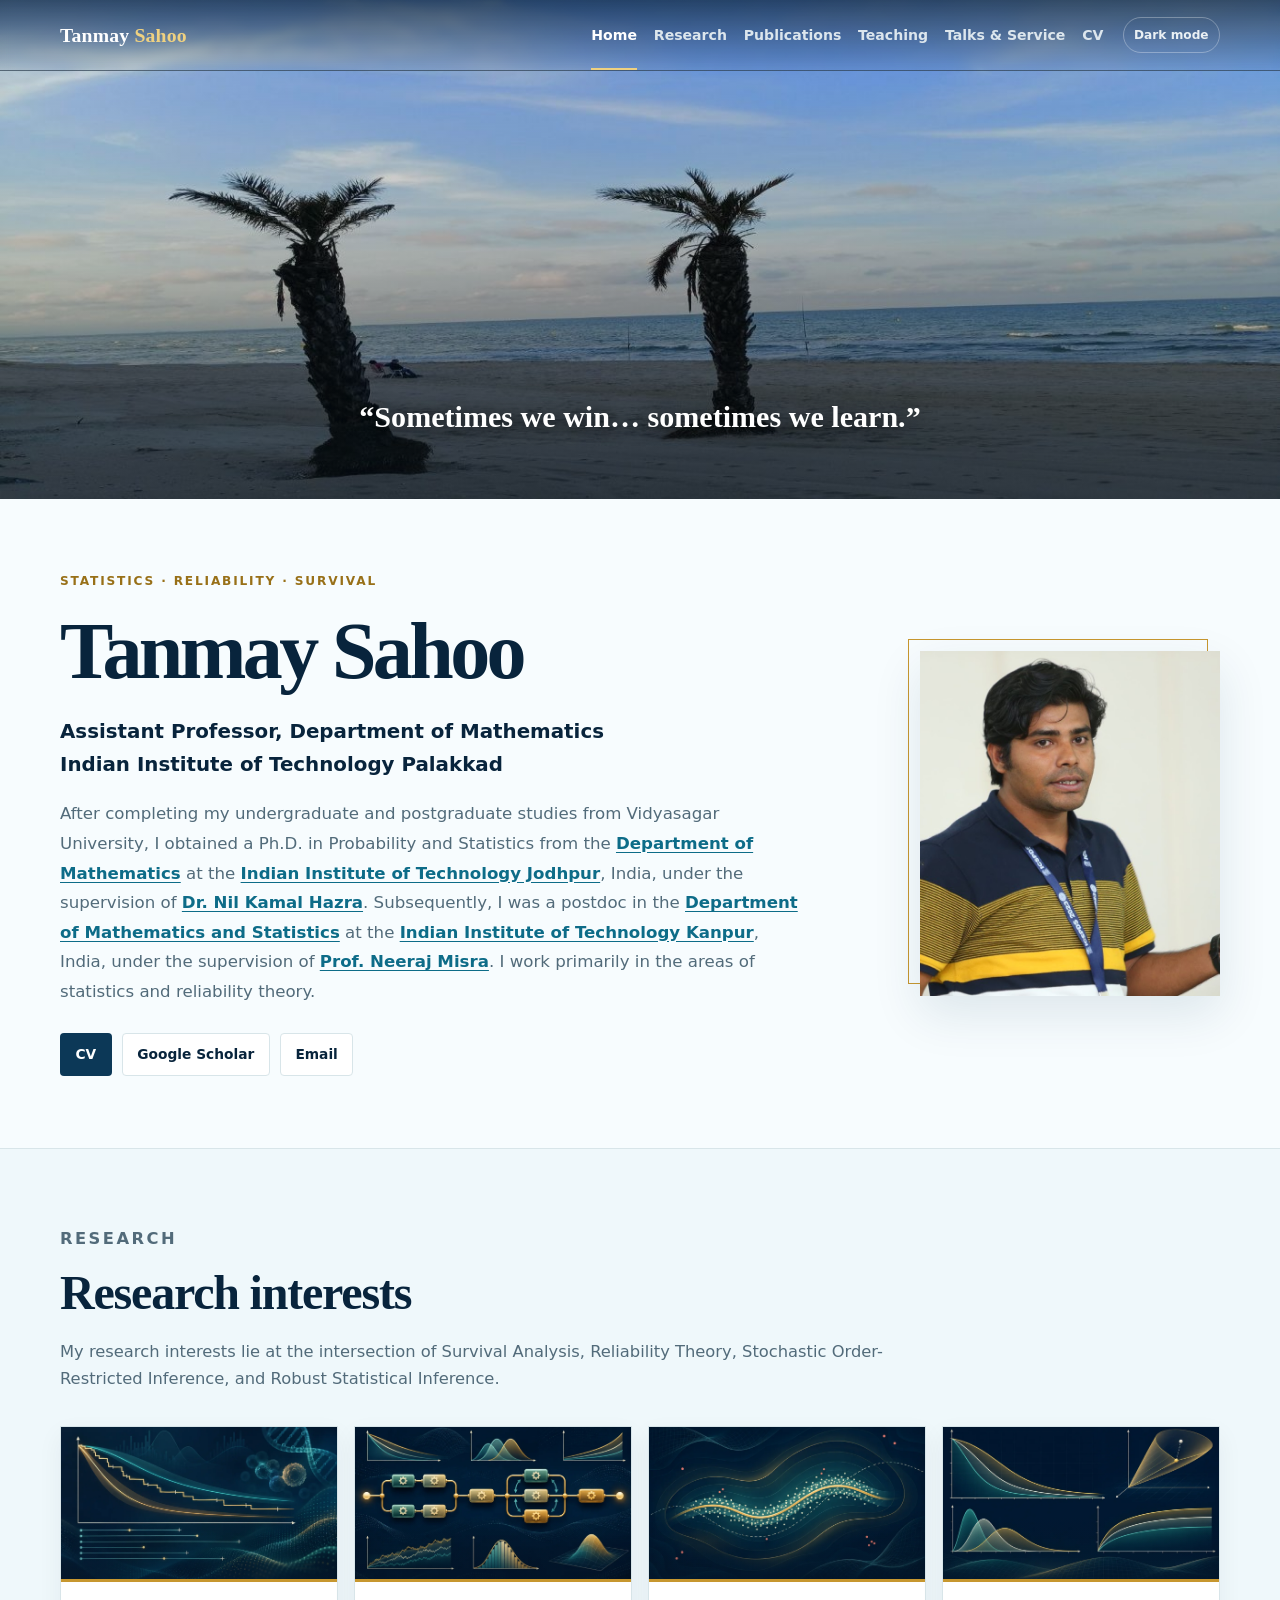
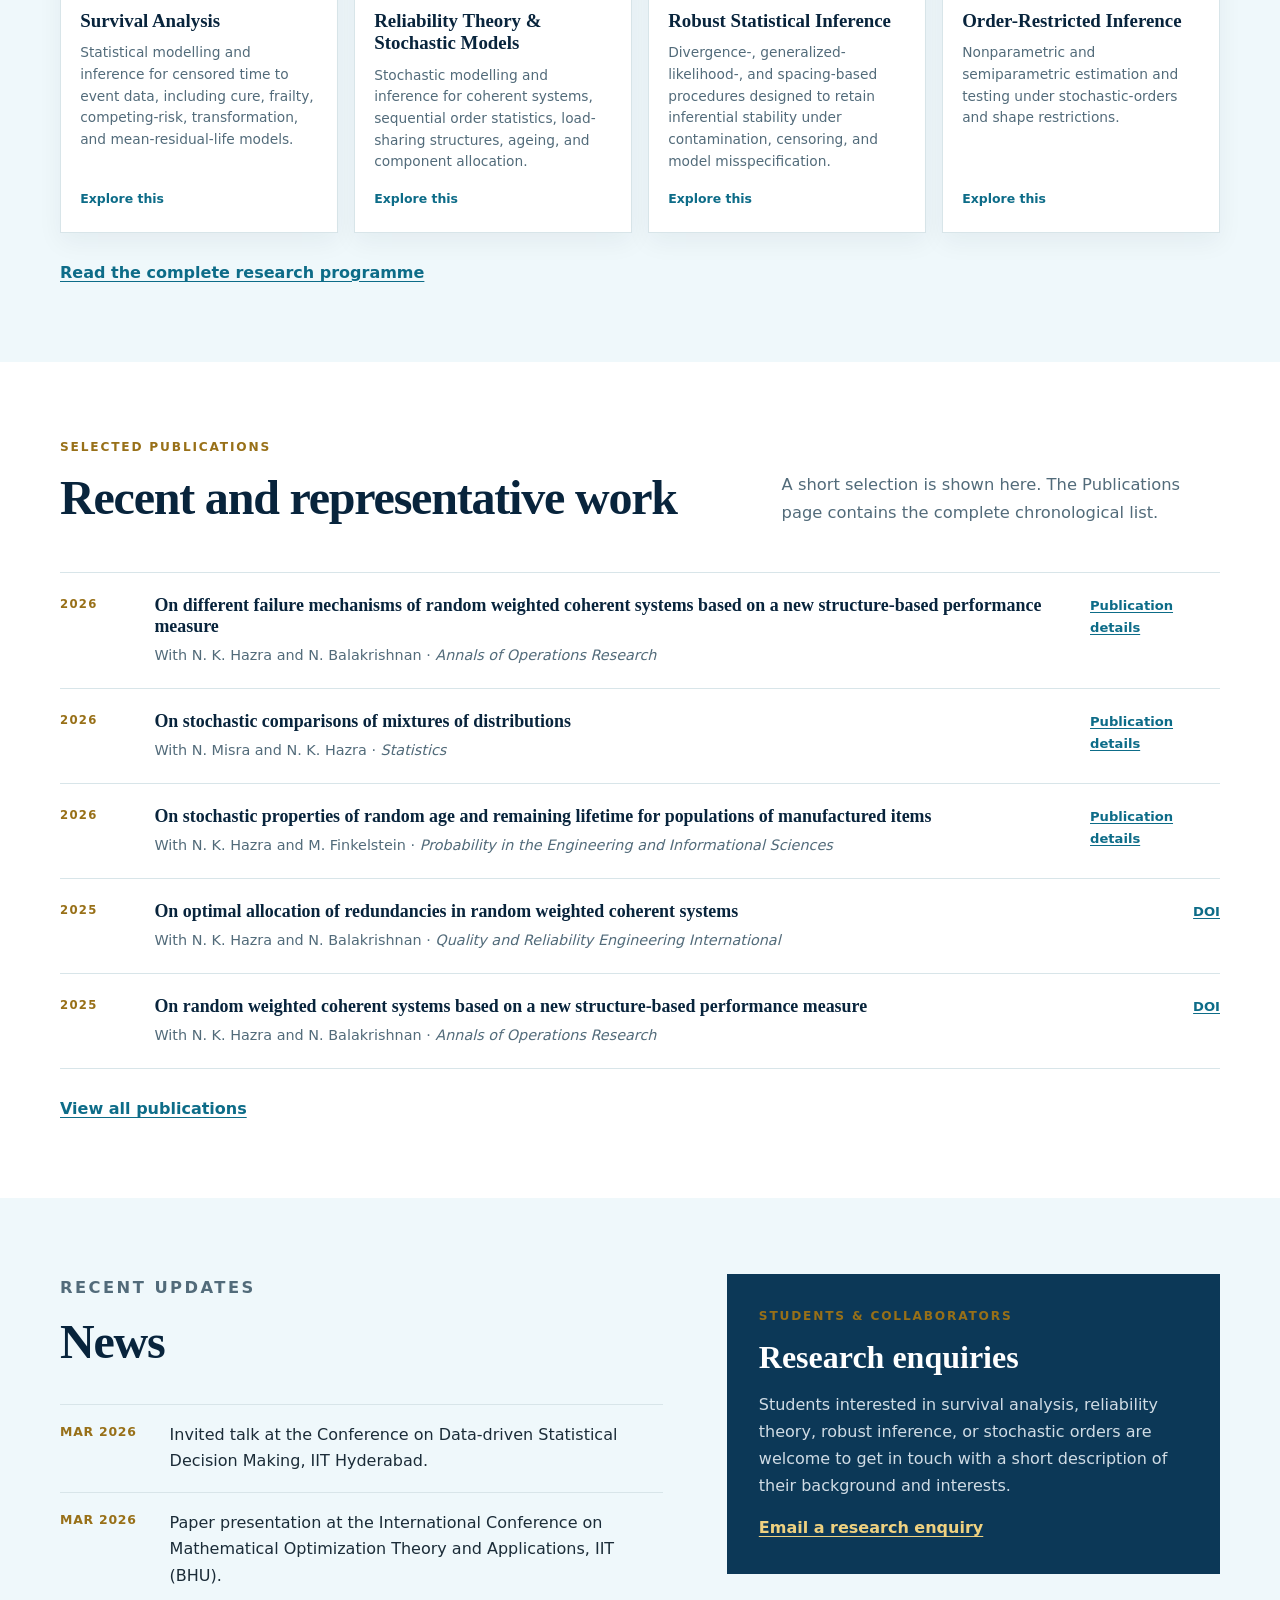
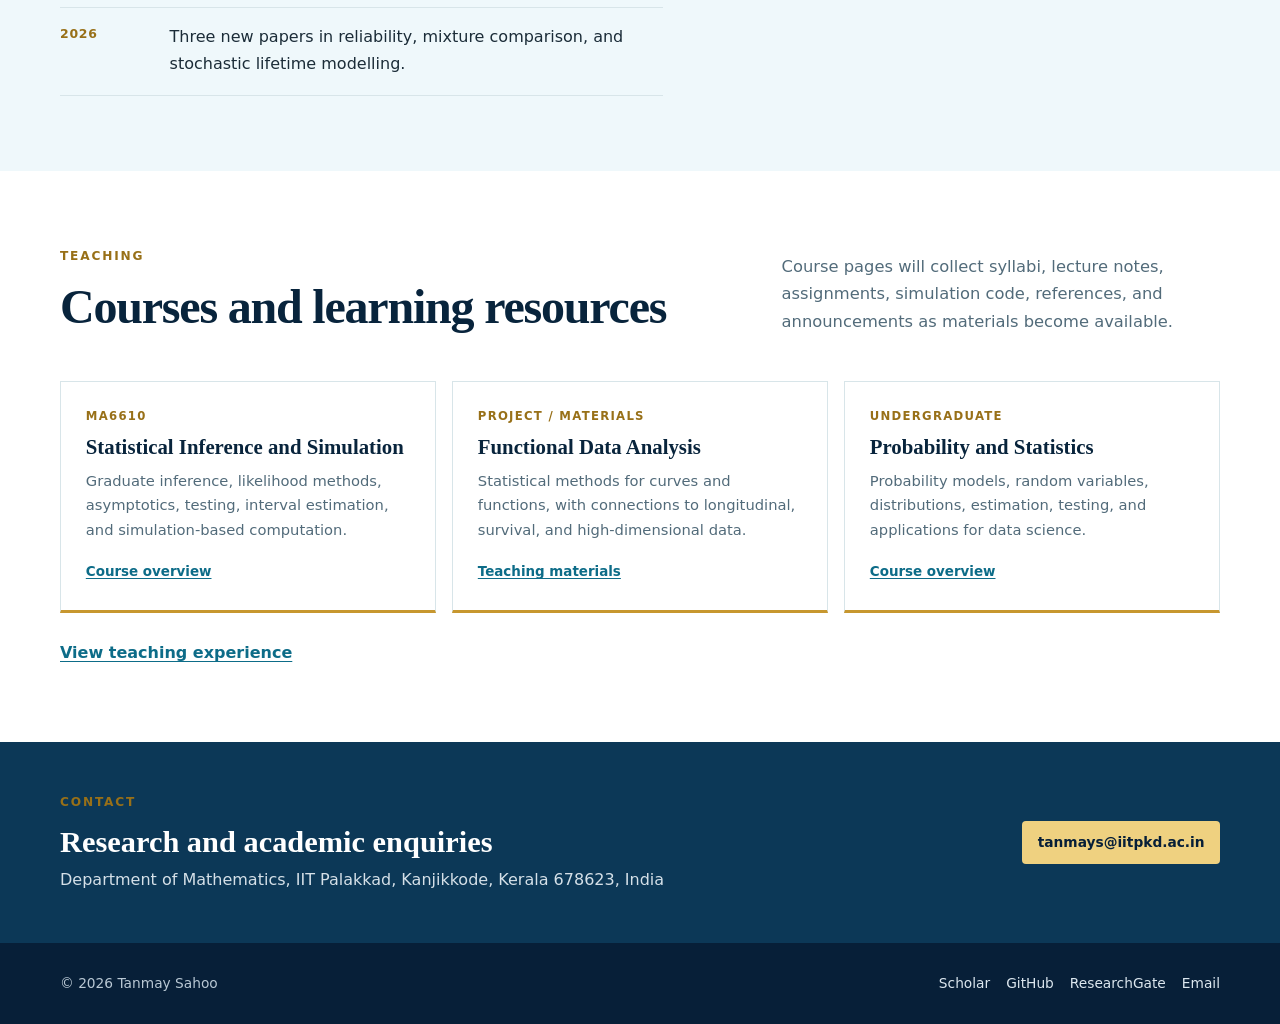
<file: index.html>
<!doctype html>
<html lang="en">
<head>
  <meta charset="utf-8">
  <meta name="viewport" content="width=device-width, initial-scale=1">
  <meta name="description" content="Academic website of Tanmay Sahoo, Assistant Professor at IIT Palakkad, working in survival analysis, reliability theory, robust inference, and stochastic orders.">
  <title>Tanmay Sahoo | Statistics &amp; Reliability</title>
  <link rel="stylesheet" href="styles.css">
  <script defer src="site.js"></script>
</head>
<body data-page="home">
  <a class="skip-link" href="#main">Skip to main content</a>
  <header class="site-header">
    <div class="container header-inner">
      <a class="brand" href="index.html">Tanmay <span>Sahoo</span></a>
      <nav class="desktop-nav" aria-label="Primary navigation">
        <a data-nav="home" href="index.html">Home</a>
        <a data-nav="research" href="research.html">Research</a>
        <a data-nav="publications" href="publications.html">Publications</a>
        <a data-nav="teaching" href="teaching.html">Teaching</a>
        <a data-nav="talks" href="talks-service.html">Talks &amp; Service</a>
        <a href="https://drive.google.com/file/d/1tpxeve-uI7SJWE60jwJx71-h8awggx4u/view?usp=sharing">CV</a>
      </nav>
      <details class="mobile-nav"><summary>Menu</summary><div>
        <a data-nav="home" href="index.html">Home</a><a data-nav="research" href="research.html">Research</a>
        <a data-nav="publications" href="publications.html">Publications</a><a data-nav="teaching" href="teaching.html">Teaching</a>
        <a data-nav="talks" href="talks-service.html">Talks &amp; Service</a><a href="https://drive.google.com/file/d/1tpxeve-uI7SJWE60jwJx71-h8awggx4u/view?usp=sharing">CV</a>
      </div></details>
    </div>
  </header>

  <main id="main">
    <section class="sea-quote" aria-label="Personal reflection">
      <img src="sea-photo.jpg" alt="A quiet beach with two palm trees beside the sea">
      <div class="sea-quote-overlay">
        <blockquote>“Sometimes we win… sometimes we learn.”</blockquote>
      </div>
    </section>

    <section class="hero compact-hero">
      <div class="container hero-grid">
        <div class="hero-copy">
          <p class="eyebrow">Statistics · Reliability · Survival</p>
          <h1>Tanmay Sahoo</h1>
          <p class="hero-role">Assistant Professor, Department of Mathematics<br>Indian Institute of Technology Palakkad</p>
          <p class="hero-summary hero-biography">After completing my undergraduate and postgraduate studies from Vidyasagar University, I obtained a Ph.D. in Probability and Statistics from the <a href="https://iitj.ac.in/department/index.php?id=mathematics">Department of Mathematics</a> at the <a href="https://iitj.ac.in/">Indian Institute of Technology Jodhpur</a>, India, under the supervision of <a href="https://sites.google.com/view/nil-kamal-hazra/home">Dr. Nil Kamal Hazra</a>. Subsequently, I was a postdoc in the <a href="https://www.iitk.ac.in/math/">Department of Mathematics and Statistics</a> at the <a href="https://www.iitk.ac.in/">Indian Institute of Technology Kanpur</a>, India, under the supervision of <a href="https://home.iitk.ac.in/~neeraj/">Prof. Neeraj Misra</a>. I work primarily in the areas of statistics and reliability theory.</p>
          <div class="button-row" aria-label="Academic profiles and contact">
            <a class="button button-primary" href="https://drive.google.com/file/d/1tpxeve-uI7SJWE60jwJx71-h8awggx4u/view?usp=sharing">CV</a>
            <a class="button button-secondary" href="https://scholar.google.com/citations?user=leg3kHUAAAAJ&amp;hl=en">Google Scholar</a>
            <a class="button button-secondary" href="mailto:tanmays@iitpkd.ac.in">Email</a>
          </div>
        </div>
        <figure class="portrait-frame">
          <img src="portrait.jpg" alt="Tanmay Sahoo speaking at an academic event">
        </figure>
      </div>
    </section>

    <section class="section research-showcase" id="research-themes">
      <div class="container">
        <div class="section-heading research-intro">
          <p class="eyebrow">Research</p>
          <h2>Research interests</h2>
          <p>My research interests lie at the intersection of Survival Analysis, Reliability Theory, Stochastic Order-Restricted Inference, and Robust Statistical Inference.</p>
        </div>

        <div class="research-theme-grid">
          <a class="research-theme-card" href="research.html#survival-analysis" aria-label="Read about Survival Analysis">
            <figure class="research-theme-image">
              <img src="research-theme-survival.webp" alt="Survival curves, censoring, and time to event data" loading="lazy">
            </figure>
            <div class="research-theme-copy">
              <span class="research-theme-number"></span>
              <h3>Survival Analysis</h3>
              <p>Statistical modelling and inference for censored time to event data, including cure, frailty, competing-risk, transformation, and mean-residual-life models.</p>
              <span class="research-theme-link">Explore this</span>
            </div>
          </a>

          <a class="research-theme-card" href="research.html#reliability-theory" aria-label="Read about Reliability Theory and Stochastic Models">
            <figure class="research-theme-image">
              <img src="research-theme-reliability.webp" alt="A coherent reliability system with connected components and multiple functioning paths" loading="lazy">
            </figure>
            <div class="research-theme-copy">
              <span class="research-theme-number"></span>
              <h3>Reliability Theory &amp; Stochastic Models</h3>
              <p>Stochastic modelling and inference for coherent systems, sequential order statistics, load-sharing structures, ageing, and component allocation.</p>
              <span class="research-theme-link">Explore this</span>
            </div>
          </a>

          <a class="research-theme-card" href="research.html#robust-inference" aria-label="Read about Robust Statistical Inference">
            <figure class="research-theme-image">
              <img src="research-theme-robust.webp" alt="A stable statistical fit surrounded by regular observations and a small number of outliers" loading="lazy">
            </figure>
            <div class="research-theme-copy">
              <span class="research-theme-number"></span>
              <h3>Robust Statistical Inference</h3>
              <p>Divergence-, generalized-likelihood-, and spacing-based procedures designed to retain inferential stability under contamination, censoring, and model misspecification.</p>
              <span class="research-theme-link">Explore this</span>
            </div>
          </a>

          <a class="research-theme-card" href="research.html#order-restricted-inference" aria-label="Read about Order-Restricted Inference">
            <figure class="research-theme-image">
              <img src="research-theme-order-restricted.webp" alt="Ordered noncrossing curves, distribution shapes, and a projection onto a constraint cone" loading="lazy">
            </figure>
            <div class="research-theme-copy">
              <span class="research-theme-number"></span>
              <h3>Order-Restricted Inference</h3>
              <p>Nonparametric and semiparametric estimation and testing under stochastic-orders and shape restrictions.</p>
              <span class="research-theme-link">Explore this</span>
            </div>
          </a>
        </div>

        <p class="section-link"><a href="research.html">Read the complete research programme</a></p>
      </div>
    </section>

    <section class="section" id="selected-publications">
      <div class="container">
        <div class="section-heading split-heading"><div><p class="eyebrow">Selected publications</p><h2>Recent and representative work</h2></div><p>A short selection is shown here. The Publications page contains the complete chronological list.</p></div>
        <div class="selected-publications">
          <article class="selected-paper"><p class="paper-year">2026</p><h3>On different failure mechanisms of random weighted coherent systems based on a new structure-based performance measure</h3><p>With N. K. Hazra and N. Balakrishnan · <em>Annals of Operations Research</em></p><p class="paper-links"><a href="publications.html">Publication details</a></p></article>
          <article class="selected-paper"><p class="paper-year">2026</p><h3>On stochastic comparisons of mixtures of distributions</h3><p>With N. Misra and N. K. Hazra · <em>Statistics</em></p><p class="paper-links"><a href="publications.html">Publication details</a></p></article>
          <article class="selected-paper"><p class="paper-year">2026</p><h3>On stochastic properties of random age and remaining lifetime for populations of manufactured items</h3><p>With N. K. Hazra and M. Finkelstein · <em>Probability in the Engineering and Informational Sciences</em></p><p class="paper-links"><a href="publications.html">Publication details</a></p></article>
          <article class="selected-paper"><p class="paper-year">2025</p><h3>On optimal allocation of redundancies in random weighted coherent systems</h3><p>With N. K. Hazra and N. Balakrishnan · <em>Quality and Reliability Engineering International</em></p><p class="paper-links"><a href="https://doi.org/10.1002/qre.70160">DOI</a></p></article>
          <article class="selected-paper"><p class="paper-year">2025</p><h3>On random weighted coherent systems based on a new structure-based performance measure</h3><p>With N. K. Hazra and N. Balakrishnan · <em>Annals of Operations Research</em></p><p class="paper-links"><a href="https://doi.org/10.1007/s10479-025-06663-z">DOI</a></p></article>
        </div>
        <p class="section-link"><a href="publications.html">View all publications</a></p>
      </div>
    </section>

    <section class="section section-alt" id="updates">
      <div class="container two-column updates-layout">
        <div>
          <div class="section-heading"><p class="eyebrow">Recent updates</p><h2>News</h2></div>
          <div class="news-list">
            <article class="news-item"><time class="news-date" datetime="2026-03">Mar 2026</time><p>Invited talk at the Conference on Data-driven Statistical Decision Making, IIT Hyderabad.</p></article>
            <article class="news-item"><time class="news-date" datetime="2026-03">Mar 2026</time><p>Paper presentation at the International Conference on Mathematical Optimization Theory and Applications, IIT (BHU).</p></article>
            <article class="news-item"><time class="news-date" datetime="2026">2026</time><p>Three new papers in reliability, mixture comparison, and stochastic lifetime modelling.</p></article>
          </div>
        </div>
        <aside class="positions-card">
          <p class="eyebrow">Students &amp; collaborators</p>
          <h2>Research enquiries</h2>
          <p>Students interested in survival analysis, reliability theory, robust inference, or stochastic orders are welcome to get in touch with a short description of their background and interests.</p>
          <a class="text-link" href="mailto:tanmays@iitpkd.ac.in?subject=Research%20enquiry">Email a research enquiry</a>
        </aside>
      </div>
    </section>

    <section class="section" id="teaching">
      <div class="container">
        <div class="section-heading split-heading"><div><p class="eyebrow">Teaching</p><h2>Courses and learning resources</h2></div><p>Course pages will collect syllabi, lecture notes, assignments, simulation code, references, and announcements as materials become available.</p></div>
        <div class="course-grid">
          <article class="course-card"><p class="course-code">MA6610</p><h3>Statistical Inference and Simulation</h3><p>Graduate inference, likelihood methods, asymptotics, testing, interval estimation, and simulation-based computation.</p><a href="teaching.html#ma6610">Course overview</a></article>
          <article class="course-card"><p class="course-code">Project / materials</p><h3>Functional Data Analysis</h3><p>Statistical methods for curves and functions, with connections to longitudinal, survival, and high-dimensional data.</p><a href="teaching.html#functional-data">Teaching materials</a></article>
          <article class="course-card"><p class="course-code">Undergraduate</p><h3>Probability and Statistics</h3><p>Probability models, random variables, distributions, estimation, testing, and applications for data science.</p><a href="teaching.html#probability-statistics">Course overview</a></article>
        </div>
        <p class="section-link"><a href="teaching.html">View teaching experience</a></p>
      </div>
    </section>

    <section class="contact-band">
      <div class="container contact-inner"><div><p class="eyebrow">Contact</p><h2>Research and academic enquiries</h2><p>Department of Mathematics, IIT Palakkad, Kanjikkode, Kerala 678623, India</p></div><a class="button button-contact" href="mailto:tanmays@iitpkd.ac.in">tanmays@iitpkd.ac.in</a></div>
    </section>
  </main>

  <footer class="site-footer"><div class="container footer-inner"><p>© <span data-current-year>2026</span> Tanmay Sahoo</p><div class="footer-links"><a href="https://scholar.google.com/citations?user=leg3kHUAAAAJ&amp;hl=en">Scholar</a><a href="https://github.com/sahootanmay3">GitHub</a><a href="https://www.researchgate.net/profile/Tanmay-Sahoo-2">ResearchGate</a><a href="mailto:tanmays@iitpkd.ac.in">Email</a></div></div></footer>
</body>
</html>
</file>
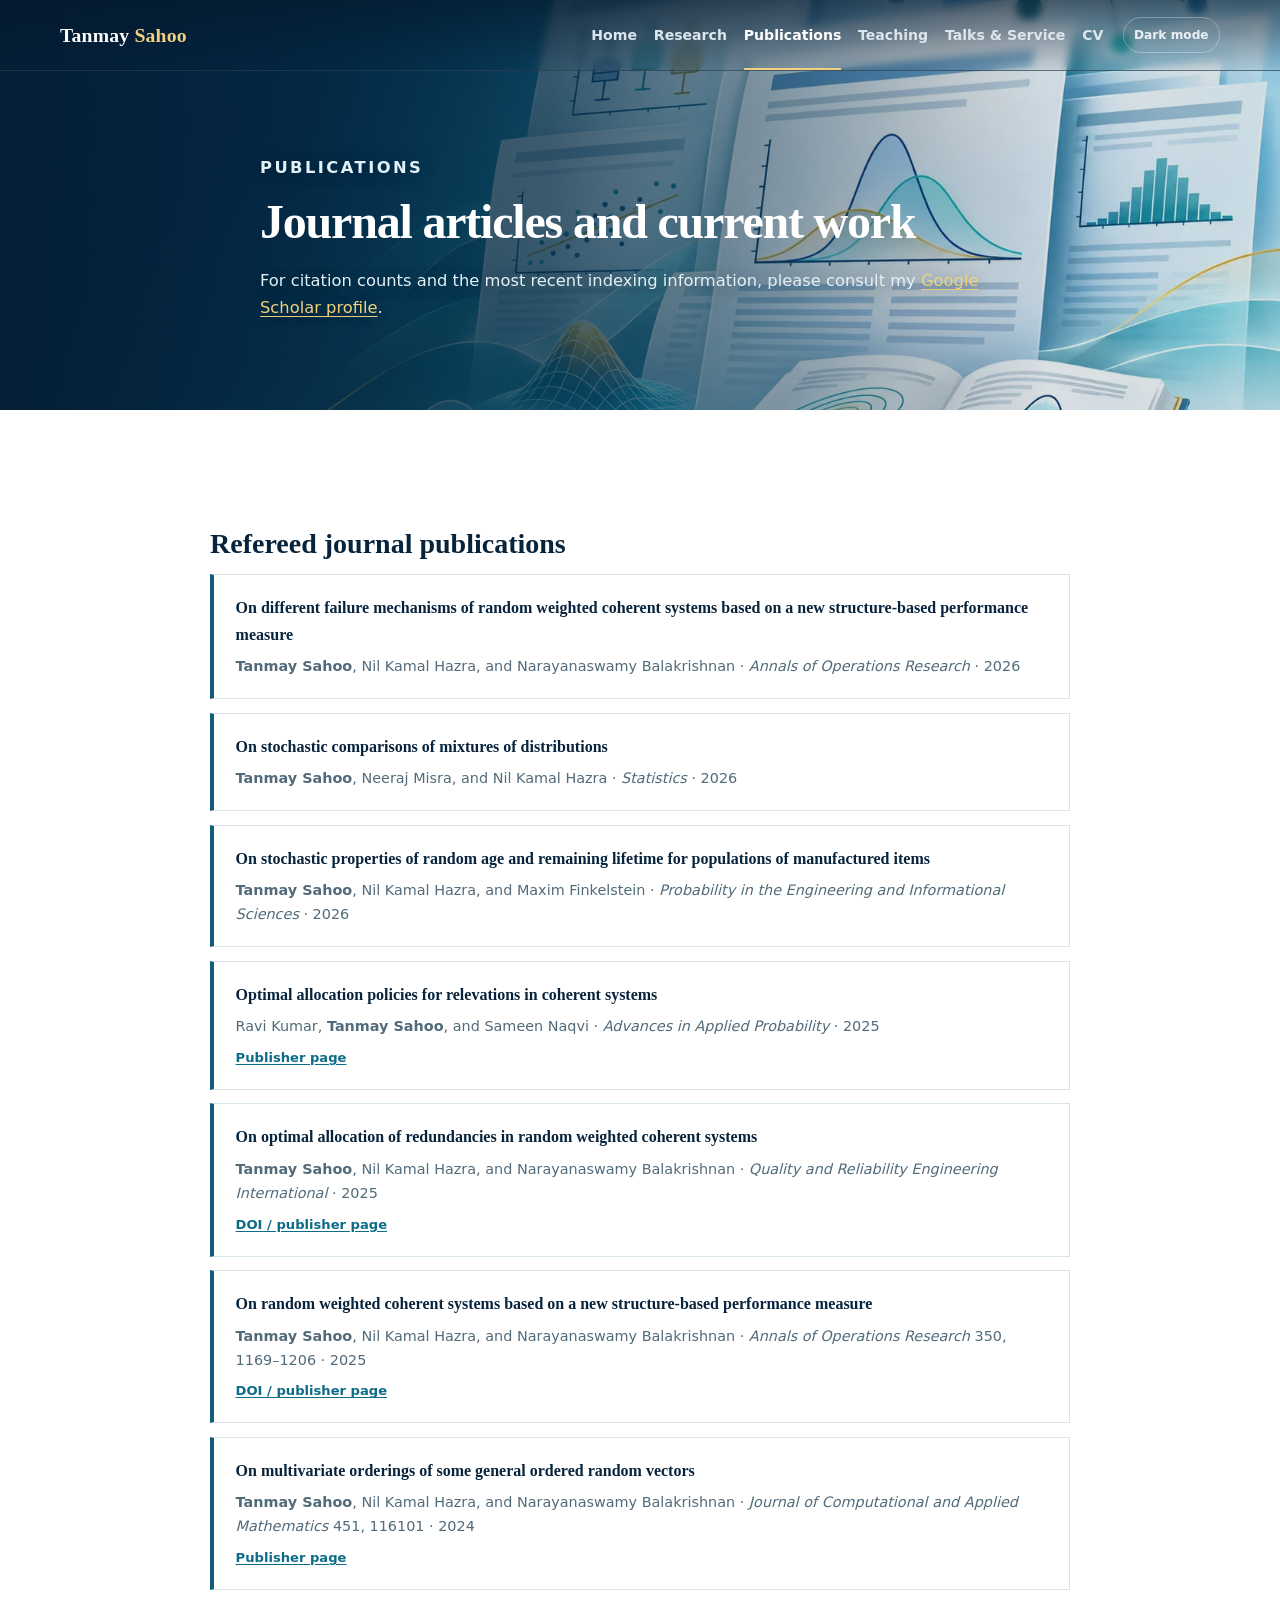
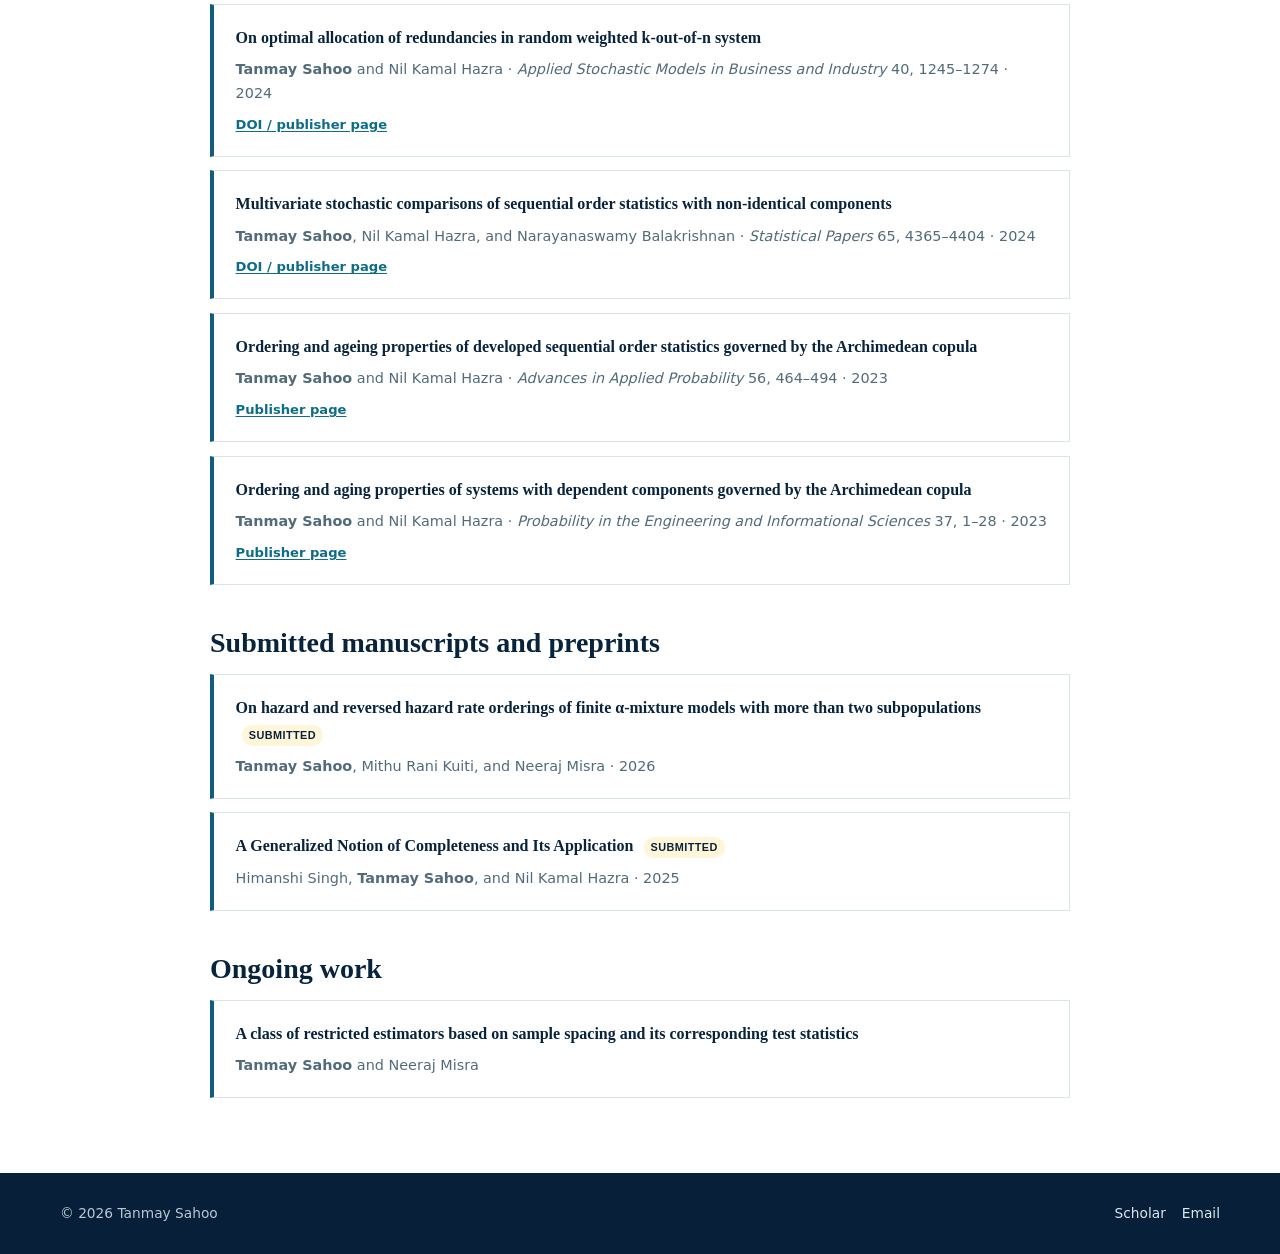
<file: publications.html>
<!doctype html>
<html lang="en"><head><meta charset="utf-8"><meta name="viewport" content="width=device-width, initial-scale=1"><meta name="description" content="Publications of statistician Tanmay Sahoo."><title>Publications | Tanmay Sahoo</title><link rel="stylesheet" href="styles.css"><script defer src="site.js"></script></head>
<body data-page="publications"><a class="skip-link" href="#main">Skip to main content</a>
<header class="site-header"><div class="container header-inner"><a class="brand" href="index.html">Tanmay <span>Sahoo</span></a><nav class="desktop-nav" aria-label="Primary navigation"><a data-nav="home" href="index.html">Home</a><a data-nav="research" href="research.html">Research</a><a data-nav="publications" href="publications.html">Publications</a><a data-nav="teaching" href="teaching.html">Teaching</a><a data-nav="talks" href="talks-service.html">Talks &amp; Service</a><a href="https://drive.google.com/file/d/1tpxeve-uI7SJWE60jwJx71-h8awggx4u/view?usp=sharing">CV</a></nav><details class="mobile-nav"><summary>Menu</summary><div><a href="index.html">Home</a><a href="research.html">Research</a><a href="publications.html">Publications</a><a href="teaching.html">Teaching</a><a href="talks-service.html">Talks &amp; Service</a></div></details></div></header>
<main id="main"><section class="page-hero"><div class="container page-title"><p class="eyebrow">Publications</p><h1>Journal articles and current work</h1><p>For citation counts and the most recent indexing information, please consult my <a href="https://scholar.google.com/citations?user=leg3kHUAAAAJ&amp;hl=en">Google Scholar profile</a>.</p></div></section>
<section class="section"><div class="container prose"><h2>Refereed journal publications</h2><div class="publication-list">
<article class="publication"><p class="title">On different failure mechanisms of random weighted coherent systems based on a new structure-based performance measure</p><p class="meta"><strong>Tanmay Sahoo</strong>, Nil Kamal Hazra, and Narayanaswamy Balakrishnan · <em>Annals of Operations Research</em> · 2026</p></article>
<article class="publication"><p class="title">On stochastic comparisons of mixtures of distributions</p><p class="meta"><strong>Tanmay Sahoo</strong>, Neeraj Misra, and Nil Kamal Hazra · <em>Statistics</em> · 2026</p></article>
<article class="publication"><p class="title">On stochastic properties of random age and remaining lifetime for populations of manufactured items</p><p class="meta"><strong>Tanmay Sahoo</strong>, Nil Kamal Hazra, and Maxim Finkelstein · <em>Probability in the Engineering and Informational Sciences</em> · 2026</p></article>
<article class="publication"><p class="title">Optimal allocation policies for relevations in coherent systems</p><p class="meta">Ravi Kumar, <strong>Tanmay Sahoo</strong>, and Sameen Naqvi · <em>Advances in Applied Probability</em> · 2025</p><p class="links"><a href="https://www.cambridge.org/core/journals/advances-in-applied-probability/article/optimal-allocation-policies-for-relevations-in-coherent-systems/73F9A9AC1C5DF9DBAB61FD914814D6BE">Publisher page</a></p></article>
<article class="publication"><p class="title">On optimal allocation of redundancies in random weighted coherent systems</p><p class="meta"><strong>Tanmay Sahoo</strong>, Nil Kamal Hazra, and Narayanaswamy Balakrishnan · <em>Quality and Reliability Engineering International</em> · 2025</p><p class="links"><a href="https://onlinelibrary.wiley.com/doi/10.1002/qre.70160">DOI / publisher page</a></p></article>
<article class="publication"><p class="title">On random weighted coherent systems based on a new structure-based performance measure</p><p class="meta"><strong>Tanmay Sahoo</strong>, Nil Kamal Hazra, and Narayanaswamy Balakrishnan · <em>Annals of Operations Research</em> 350, 1169–1206 · 2025</p><p class="links"><a href="https://link.springer.com/article/10.1007/s10479-025-06663-z">DOI / publisher page</a></p></article>
<article class="publication"><p class="title">On multivariate orderings of some general ordered random vectors</p><p class="meta"><strong>Tanmay Sahoo</strong>, Nil Kamal Hazra, and Narayanaswamy Balakrishnan · <em>Journal of Computational and Applied Mathematics</em> 451, 116101 · 2024</p><p class="links"><a href="https://www.sciencedirect.com/science/article/pii/S0377042724003509">Publisher page</a></p></article>
<article class="publication"><p class="title">On optimal allocation of redundancies in random weighted k-out-of-n system</p><p class="meta"><strong>Tanmay Sahoo</strong> and Nil Kamal Hazra · <em>Applied Stochastic Models in Business and Industry</em> 40, 1245–1274 · 2024</p><p class="links"><a href="https://onlinelibrary.wiley.com/doi/abs/10.1002/asmb.2875">DOI / publisher page</a></p></article>
<article class="publication"><p class="title">Multivariate stochastic comparisons of sequential order statistics with non-identical components</p><p class="meta"><strong>Tanmay Sahoo</strong>, Nil Kamal Hazra, and Narayanaswamy Balakrishnan · <em>Statistical Papers</em> 65, 4365–4404 · 2024</p><p class="links"><a href="https://link.springer.com/article/10.1007/s00362-024-01558-w">DOI / publisher page</a></p></article>
<article class="publication"><p class="title">Ordering and ageing properties of developed sequential order statistics governed by the Archimedean copula</p><p class="meta"><strong>Tanmay Sahoo</strong> and Nil Kamal Hazra · <em>Advances in Applied Probability</em> 56, 464–494 · 2023</p><p class="links"><a href="https://www.cambridge.org/core/journals/advances-in-applied-probability/article/abs/ordering-and-ageing-properties-of-developed-sequential-order-statistics-governed-by-the-archimedean-copula/166629F81DA49AA117A0F543A8329799">Publisher page</a></p></article>
<article class="publication"><p class="title">Ordering and aging properties of systems with dependent components governed by the Archimedean copula</p><p class="meta"><strong>Tanmay Sahoo</strong> and Nil Kamal Hazra · <em>Probability in the Engineering and Informational Sciences</em> 37, 1–28 · 2023</p><p class="links"><a href="https://www.cambridge.org/core/journals/probability-in-the-engineering-and-informational-sciences/article/abs/ordering-and-aging-properties-of-systems-with-dependent-components-governed-by-the-archimedean-copula/93658D6C16CDCE097D7D8EABC494B323">Publisher page</a></p></article>
</div><h2>Submitted manuscripts and preprints</h2><div class="publication-list"><article class="publication"><p class="title">On hazard and reversed hazard rate orderings of finite α-mixture models with more than two subpopulations <span class="status">Submitted</span></p><p class="meta"><strong>Tanmay Sahoo</strong>, Mithu Rani Kuiti, and Neeraj Misra · 2026</p></article><article class="publication"><p class="title">A Generalized Notion of Completeness and Its Application <span class="status">Submitted</span></p><p class="meta">Himanshi Singh, <strong>Tanmay Sahoo</strong>, and Nil Kamal Hazra · 2025</p></article></div>
<h2>Ongoing work</h2><div class="publication-list"><article class="publication"><p class="title">A class of restricted estimators based on sample spacing and its corresponding test statistics</p><p class="meta"><strong>Tanmay Sahoo</strong> and Neeraj Misra</p></article></div></div></section></main>
<footer class="site-footer"><div class="container footer-inner"><p>© <span data-current-year>2026</span> Tanmay Sahoo</p><div class="footer-links"><a href="https://scholar.google.com/citations?user=leg3kHUAAAAJ&amp;hl=en">Scholar</a><a href="mailto:tanmays@iitpkd.ac.in">Email</a></div></div></footer></body></html>
</file>
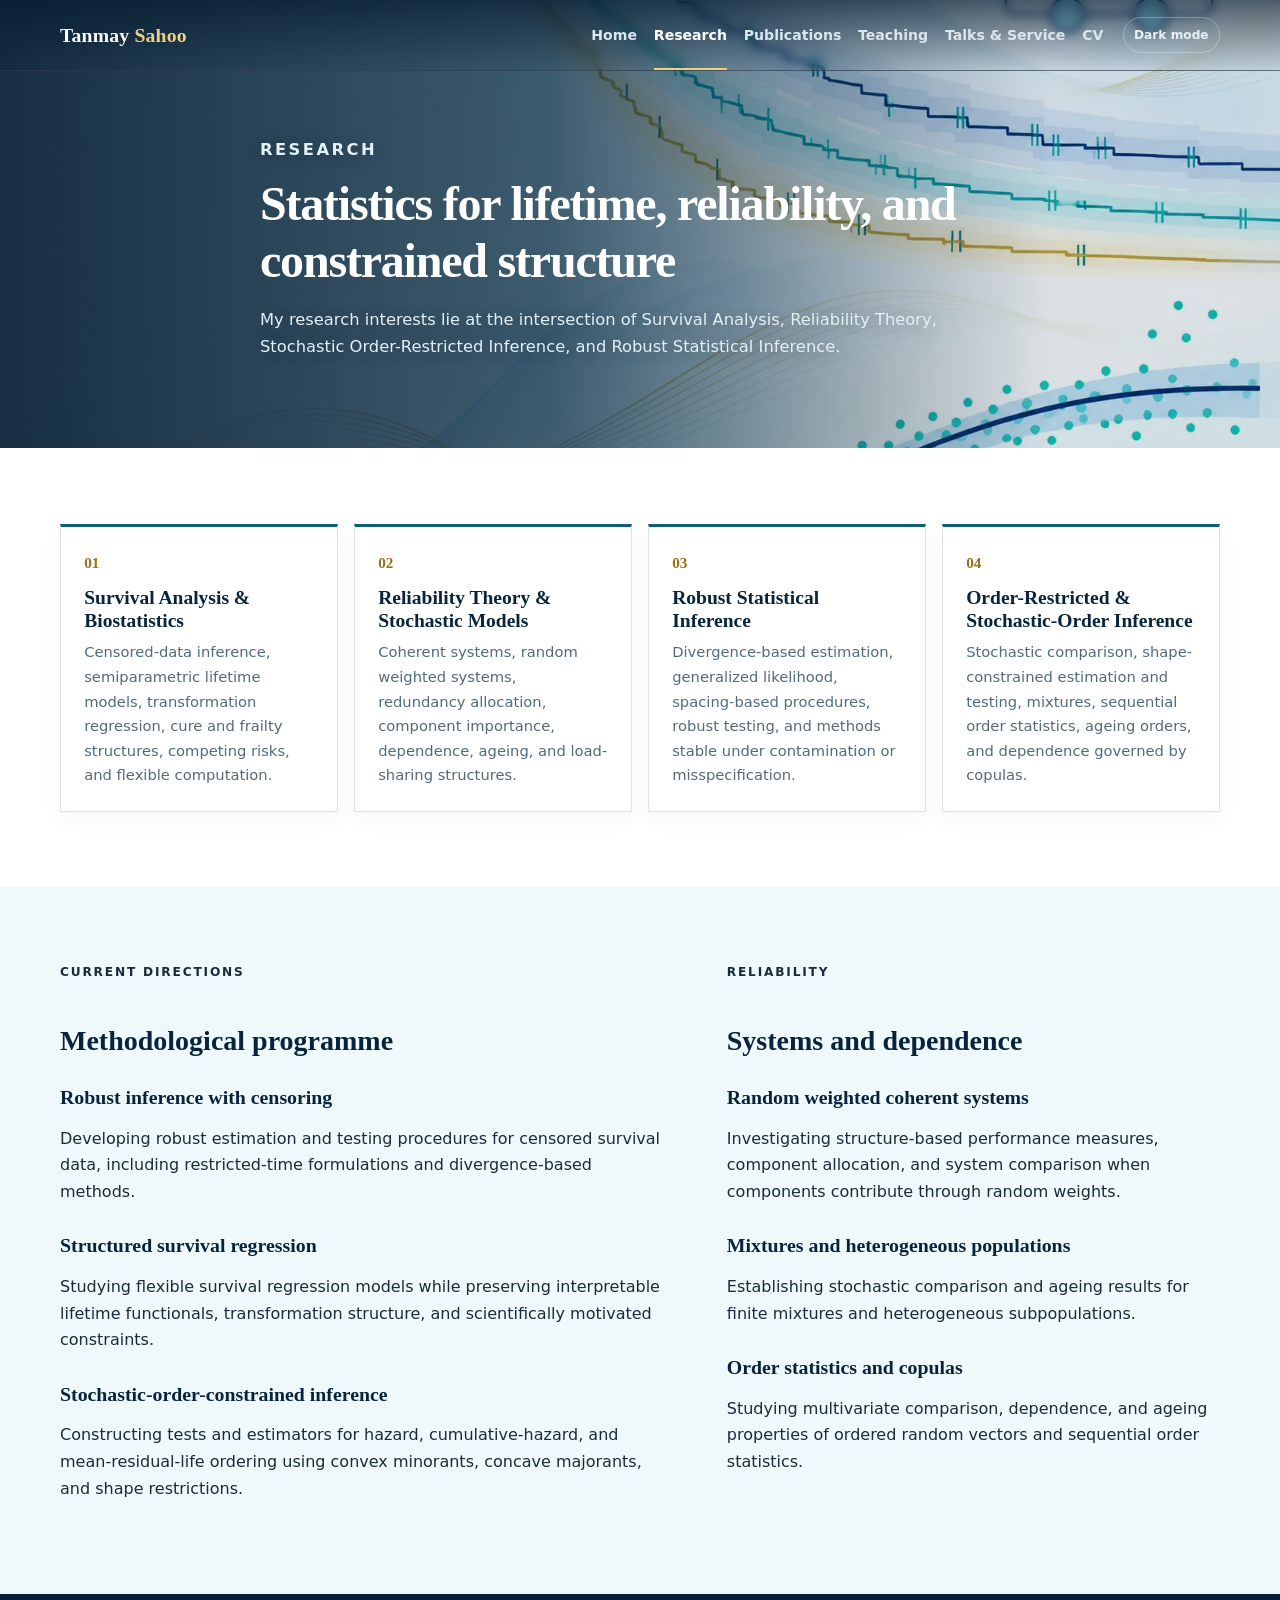
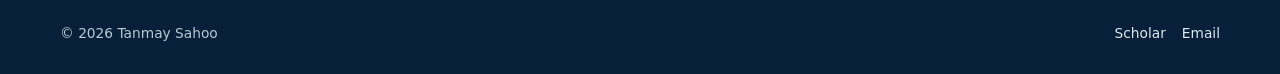
<file: research.html>
<!doctype html>
<html lang="en"><head><meta charset="utf-8"><meta name="viewport" content="width=device-width, initial-scale=1"><meta name="description" content="Research interests and programme of statistician Tanmay Sahoo."><title>Research | Tanmay Sahoo</title><link rel="stylesheet" href="styles.css"><script defer src="site.js"></script></head>
<body data-page="research"><a class="skip-link" href="#main">Skip to main content</a>
<header class="site-header"><div class="container header-inner"><a class="brand" href="index.html">Tanmay <span>Sahoo</span></a><nav class="desktop-nav" aria-label="Primary navigation"><a data-nav="home" href="index.html">Home</a><a data-nav="research" href="research.html">Research</a><a data-nav="publications" href="publications.html">Publications</a><a data-nav="teaching" href="teaching.html">Teaching</a><a data-nav="talks" href="talks-service.html">Talks &amp; Service</a><a href="https://drive.google.com/file/d/1tpxeve-uI7SJWE60jwJx71-h8awggx4u/view?usp=sharing">CV</a></nav><details class="mobile-nav"><summary>Menu</summary><div><a href="index.html">Home</a><a href="research.html">Research</a><a href="publications.html">Publications</a><a href="teaching.html">Teaching</a><a href="talks-service.html">Talks &amp; Service</a></div></details></div></header>
<main id="main"><section class="page-hero"><div class="container page-title"><p class="eyebrow">Research</p><h1>Statistics for lifetime, reliability, and constrained structure</h1><p>My research interests lie at the intersection of Survival Analysis, Reliability Theory, Stochastic Order-Restricted Inference, and Robust Statistical Inference.</p></div></section>
<section class="section"><div class="container"><div class="cards"><article class="card" id="survival-analysis"><span class="card-number">01</span><h3>Survival Analysis &amp; Biostatistics</h3><p>Censored-data inference, semiparametric lifetime models, transformation regression, cure and frailty structures, competing risks, and flexible computation.</p></article><article class="card" id="reliability-theory"><span class="card-number">02</span><h3>Reliability Theory &amp; Stochastic Models</h3><p>Coherent systems, random weighted systems, redundancy allocation, component importance, dependence, ageing, and load-sharing structures.</p></article><article class="card" id="robust-inference"><span class="card-number">03</span><h3>Robust Statistical Inference</h3><p>Divergence-based estimation, generalized likelihood, spacing-based procedures, robust testing, and methods stable under contamination or misspecification.</p></article><article class="card" id="order-restricted-inference"><span class="card-number">04</span><h3>Order-Restricted &amp; Stochastic-Order Inference</h3><p>Stochastic comparison, shape-constrained estimation and testing, mixtures, sequential order statistics, ageing orders, and dependence governed by copulas.</p></article></div></div></section>
<section class="section section-alt"><div class="container two-column"><div class="prose"><p class="eyebrow">Current directions</p><h2>Methodological programme</h2><h3>Robust inference with censoring</h3><p>Developing robust estimation and testing procedures for censored survival data, including restricted-time formulations and divergence-based methods.</p><h3>Structured survival regression</h3><p>Studying flexible survival regression models while preserving interpretable lifetime functionals, transformation structure, and scientifically motivated constraints.</p><h3>Stochastic-order-constrained inference</h3><p>Constructing tests and estimators for hazard, cumulative-hazard, and mean-residual-life ordering using convex minorants, concave majorants, and shape restrictions.</p></div><div class="prose"><p class="eyebrow">Reliability</p><h2>Systems and dependence</h2><h3>Random weighted coherent systems</h3><p>Investigating structure-based performance measures, component allocation, and system comparison when components contribute through random weights.</p><h3>Mixtures and heterogeneous populations</h3><p>Establishing stochastic comparison and ageing results for finite mixtures and heterogeneous subpopulations.</p><h3>Order statistics and copulas</h3><p>Studying multivariate comparison, dependence, and ageing properties of ordered random vectors and sequential order statistics.</p></div></div></section></main>
<footer class="site-footer"><div class="container footer-inner"><p>© <span data-current-year>2026</span> Tanmay Sahoo</p><div class="footer-links"><a href="https://scholar.google.com/citations?user=leg3kHUAAAAJ&amp;hl=en">Scholar</a><a href="mailto:tanmays@iitpkd.ac.in">Email</a></div></div></footer></body></html>
</file>
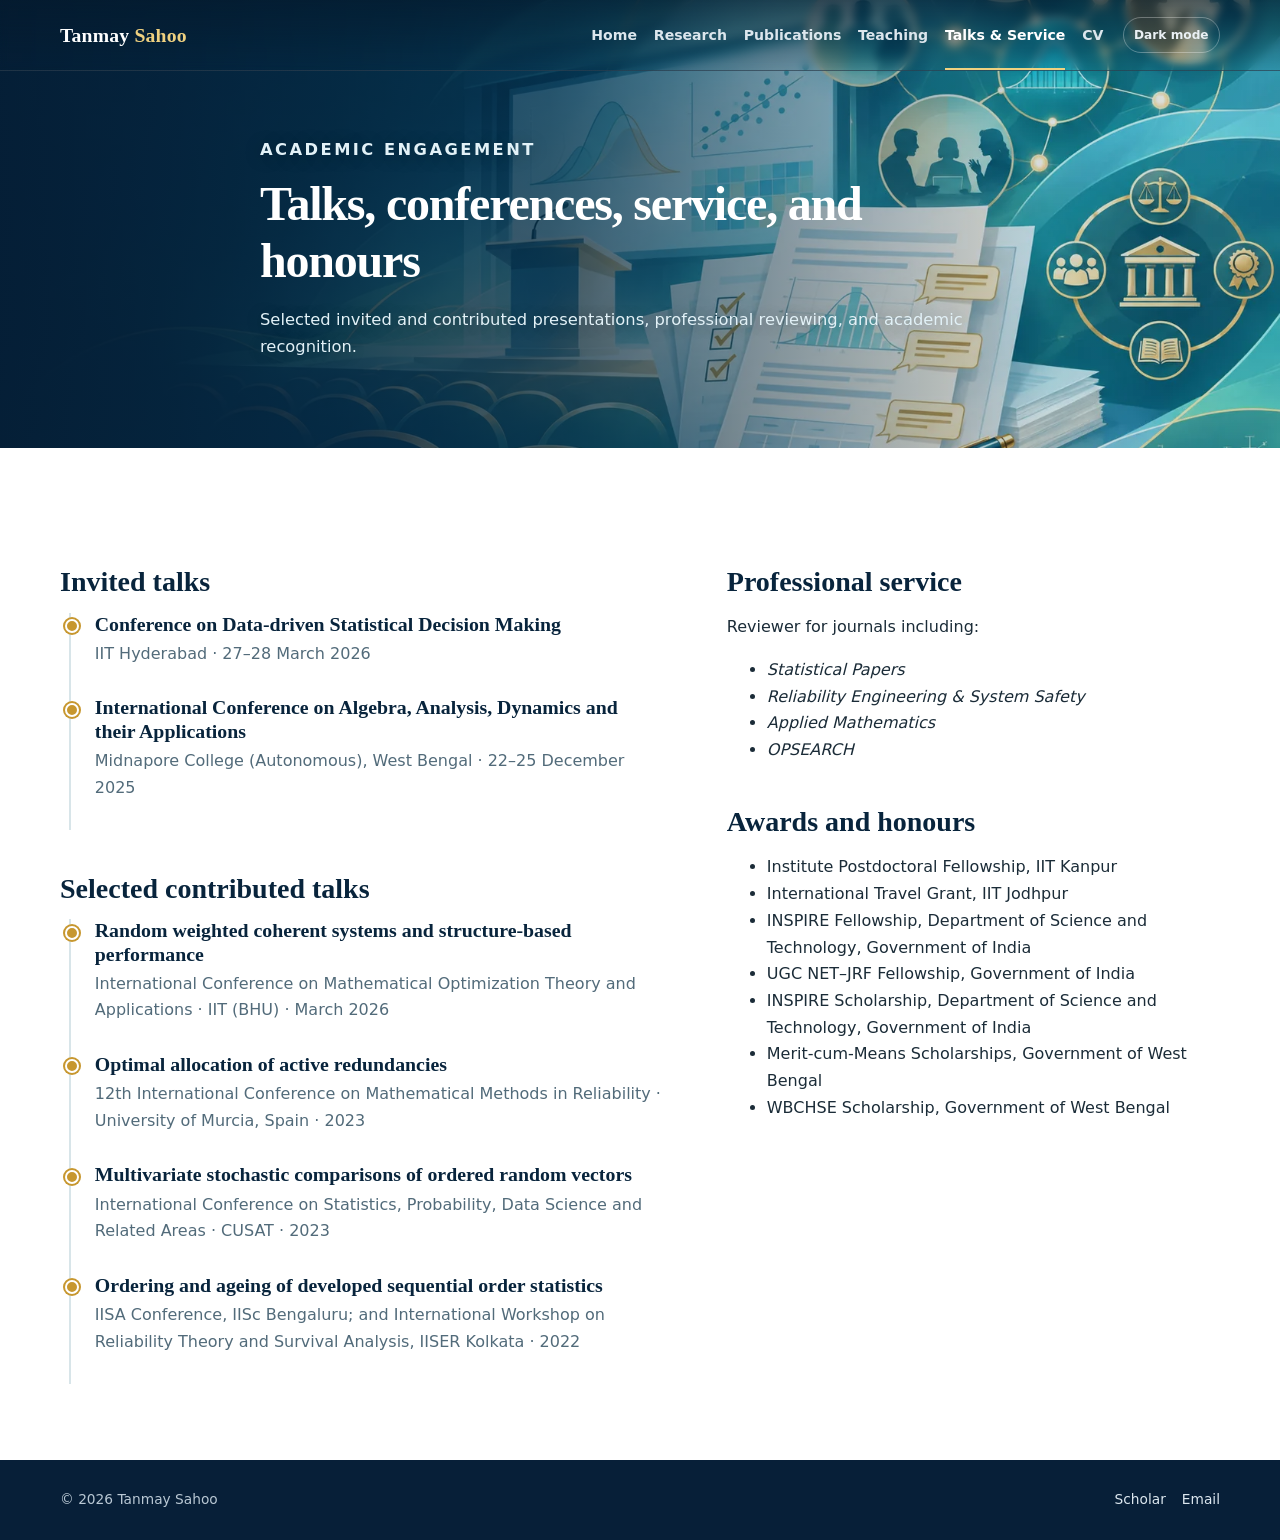
<file: talks-service.html>
<!doctype html>
<html lang="en"><head><meta charset="utf-8"><meta name="viewport" content="width=device-width, initial-scale=1"><meta name="description" content="Talks, academic service, and honours of Tanmay Sahoo."><title>Talks &amp; Service | Tanmay Sahoo</title><link rel="stylesheet" href="styles.css"><script defer src="site.js"></script></head>
<body data-page="talks"><a class="skip-link" href="#main">Skip to main content</a>
<header class="site-header"><div class="container header-inner"><a class="brand" href="index.html">Tanmay <span>Sahoo</span></a><nav class="desktop-nav" aria-label="Primary navigation"><a data-nav="home" href="index.html">Home</a><a data-nav="research" href="research.html">Research</a><a data-nav="publications" href="publications.html">Publications</a><a data-nav="teaching" href="teaching.html">Teaching</a><a data-nav="talks" href="talks-service.html">Talks &amp; Service</a><a href="https://drive.google.com/file/d/1tpxeve-uI7SJWE60jwJx71-h8awggx4u/view?usp=sharing">CV</a></nav><details class="mobile-nav"><summary>Menu</summary><div><a href="index.html">Home</a><a href="research.html">Research</a><a href="publications.html">Publications</a><a href="teaching.html">Teaching</a><a href="talks-service.html">Talks &amp; Service</a></div></details></div></header>
<main id="main"><section class="page-hero"><div class="container page-title"><p class="eyebrow">Academic engagement</p><h1>Talks, conferences, service, and honours</h1><p>Selected invited and contributed presentations, professional reviewing, and academic recognition.</p></div></section>
<section class="section"><div class="container two-column"><div class="prose"><h2>Invited talks</h2><div class="timeline"><article class="timeline-item"><h3>Conference on Data-driven Statistical Decision Making</h3><p>IIT Hyderabad · 27–28 March 2026</p></article><article class="timeline-item"><h3>International Conference on Algebra, Analysis, Dynamics and their Applications</h3><p>Midnapore College (Autonomous), West Bengal · 22–25 December 2025</p></article></div><h2>Selected contributed talks</h2><div class="timeline"><article class="timeline-item"><h3>Random weighted coherent systems and structure-based performance</h3><p>International Conference on Mathematical Optimization Theory and Applications · IIT (BHU) · March 2026</p></article><article class="timeline-item"><h3>Optimal allocation of active redundancies</h3><p>12th International Conference on Mathematical Methods in Reliability · University of Murcia, Spain · 2023</p></article><article class="timeline-item"><h3>Multivariate stochastic comparisons of ordered random vectors</h3><p>International Conference on Statistics, Probability, Data Science and Related Areas · CUSAT · 2023</p></article><article class="timeline-item"><h3>Ordering and ageing of developed sequential order statistics</h3><p>IISA Conference, IISc Bengaluru; and International Workshop on Reliability Theory and Survival Analysis, IISER Kolkata · 2022</p></article></div></div>
<div class="prose"><h2>Professional service</h2><p>Reviewer for journals including:</p><ul><li><em>Statistical Papers</em></li><li><em>Reliability Engineering &amp; System Safety</em></li><li><em>Applied Mathematics</em></li><li><em>OPSEARCH</em></li></ul><h2>Awards and honours</h2><ul><li>Institute Postdoctoral Fellowship, IIT Kanpur</li><li>International Travel Grant, IIT Jodhpur</li><li>INSPIRE Fellowship, Department of Science and Technology, Government of India</li><li>UGC NET–JRF Fellowship, Government of India</li><li>INSPIRE Scholarship, Department of Science and Technology, Government of India</li><li>Merit-cum-Means Scholarships, Government of West Bengal</li><li>WBCHSE Scholarship, Government of West Bengal</li></ul></div></div></section></main>
<footer class="site-footer"><div class="container footer-inner"><p>© <span data-current-year>2026</span> Tanmay Sahoo</p><div class="footer-links"><a href="https://scholar.google.com/citations?user=leg3kHUAAAAJ&amp;hl=en">Scholar</a><a href="mailto:tanmays@iitpkd.ac.in">Email</a></div></div></footer></body></html>
</file>
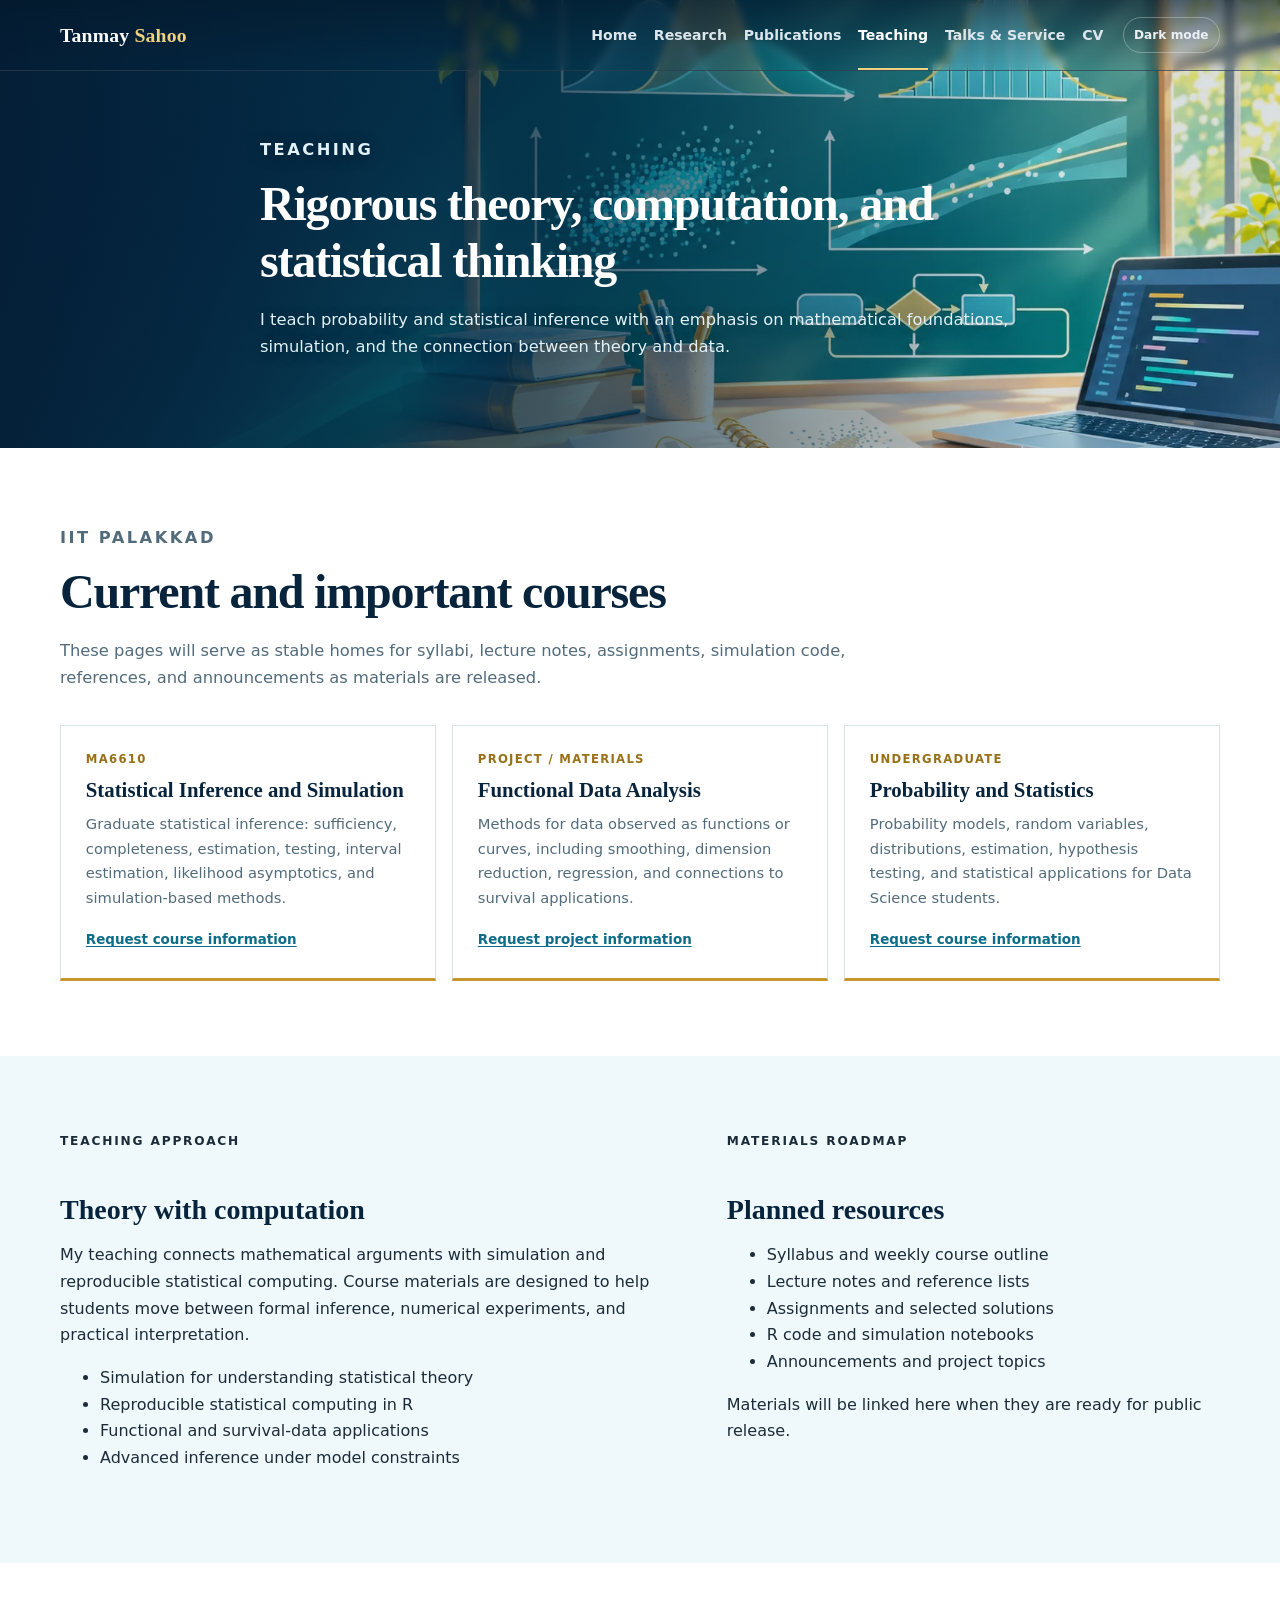
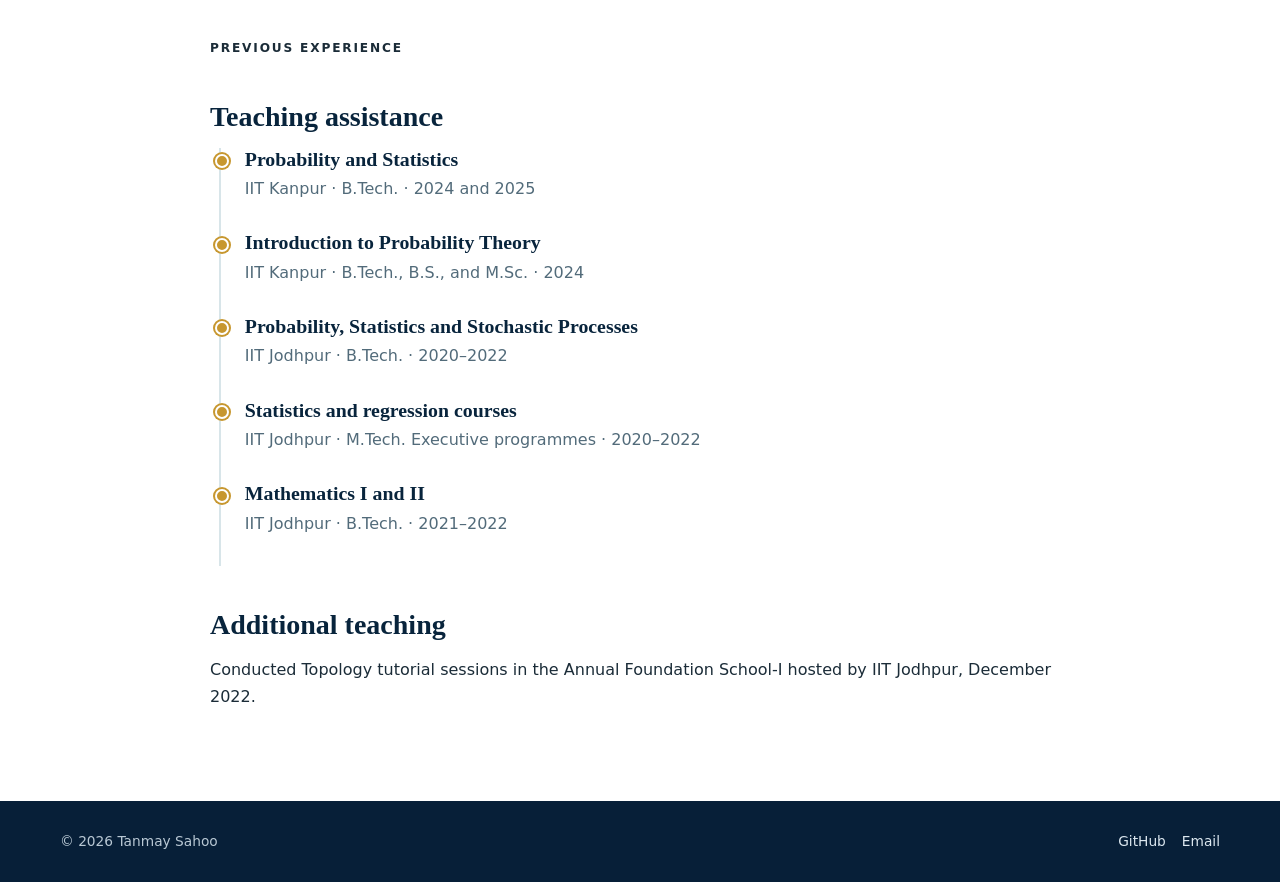
<file: teaching.html>
<!doctype html>
<html lang="en">
<head>
  <meta charset="utf-8">
  <meta name="viewport" content="width=device-width, initial-scale=1">
  <meta name="description" content="Teaching portfolio of Tanmay Sahoo at IIT Palakkad.">
  <title>Teaching | Tanmay Sahoo</title>
  <link rel="stylesheet" href="styles.css">
  <script defer src="site.js"></script>
</head>
<body data-page="teaching">
  <a class="skip-link" href="#main">Skip to main content</a>
  <header class="site-header"><div class="container header-inner"><a class="brand" href="index.html">Tanmay <span>Sahoo</span></a><nav class="desktop-nav" aria-label="Primary navigation"><a data-nav="home" href="index.html">Home</a><a data-nav="research" href="research.html">Research</a><a data-nav="publications" href="publications.html">Publications</a><a data-nav="teaching" href="teaching.html">Teaching</a><a data-nav="talks" href="talks-service.html">Talks &amp; Service</a><a href="https://drive.google.com/file/d/1tpxeve-uI7SJWE60jwJx71-h8awggx4u/view?usp=sharing">CV</a></nav><details class="mobile-nav"><summary>Menu</summary><div><a href="index.html">Home</a><a href="research.html">Research</a><a href="publications.html">Publications</a><a href="teaching.html">Teaching</a><a href="talks-service.html">Talks &amp; Service</a></div></details></div></header>
  <main id="main">
    <section class="page-hero"><div class="container page-title"><p class="eyebrow">Teaching</p><h1>Rigorous theory, computation, and statistical thinking</h1><p>I teach probability and statistical inference with an emphasis on mathematical foundations, simulation, and the connection between theory and data.</p></div></section>

    <section class="section"><div class="container"><div class="section-heading"><p class="eyebrow">IIT Palakkad</p><h2>Current and important courses</h2><p>These pages will serve as stable homes for syllabi, lecture notes, assignments, simulation code, references, and announcements as materials are released.</p></div><div class="course-grid">
      <article class="course-card" id="ma6610"><p class="course-code">MA6610</p><h3>Statistical Inference and Simulation</h3><p>Graduate statistical inference: sufficiency, completeness, estimation, testing, interval estimation, likelihood asymptotics, and simulation-based methods.</p><a href="mailto:tanmays@iitpkd.ac.in?subject=MA6610%20course%20materials">Request course information</a></article>
      <article class="course-card" id="functional-data"><p class="course-code">Project / materials</p><h3>Functional Data Analysis</h3><p>Methods for data observed as functions or curves, including smoothing, dimension reduction, regression, and connections to survival applications.</p><a href="mailto:tanmays@iitpkd.ac.in?subject=Functional%20Data%20Analysis">Request project information</a></article>
      <article class="course-card" id="probability-statistics"><p class="course-code">Undergraduate</p><h3>Probability and Statistics</h3><p>Probability models, random variables, distributions, estimation, hypothesis testing, and statistical applications for Data Science students.</p><a href="mailto:tanmays@iitpkd.ac.in?subject=Probability%20and%20Statistics">Request course information</a></article>
    </div></div></section>

    <section class="section section-alt"><div class="container two-column"><div class="prose"><p class="eyebrow">Teaching approach</p><h2>Theory with computation</h2><p>My teaching connects mathematical arguments with simulation and reproducible statistical computing. Course materials are designed to help students move between formal inference, numerical experiments, and practical interpretation.</p><ul><li>Simulation for understanding statistical theory</li><li>Reproducible statistical computing in R</li><li>Functional and survival-data applications</li><li>Advanced inference under model constraints</li></ul></div><div class="prose"><p class="eyebrow">Materials roadmap</p><h2>Planned resources</h2><ul><li>Syllabus and weekly course outline</li><li>Lecture notes and reference lists</li><li>Assignments and selected solutions</li><li>R code and simulation notebooks</li><li>Announcements and project topics</li></ul><p>Materials will be linked here when they are ready for public release.</p></div></div></section>

    <section class="section"><div class="container prose"><p class="eyebrow">Previous experience</p><h2>Teaching assistance</h2><div class="timeline"><article class="timeline-item"><h3>Probability and Statistics</h3><p>IIT Kanpur · B.Tech. · 2024 and 2025</p></article><article class="timeline-item"><h3>Introduction to Probability Theory</h3><p>IIT Kanpur · B.Tech., B.S., and M.Sc. · 2024</p></article><article class="timeline-item"><h3>Probability, Statistics and Stochastic Processes</h3><p>IIT Jodhpur · B.Tech. · 2020–2022</p></article><article class="timeline-item"><h3>Statistics and regression courses</h3><p>IIT Jodhpur · M.Tech. Executive programmes · 2020–2022</p></article><article class="timeline-item"><h3>Mathematics I and II</h3><p>IIT Jodhpur · B.Tech. · 2021–2022</p></article></div><h2>Additional teaching</h2><p>Conducted Topology tutorial sessions in the Annual Foundation School-I hosted by IIT Jodhpur, December 2022.</p></div></section>
  </main>
  <footer class="site-footer"><div class="container footer-inner"><p>© <span data-current-year>2026</span> Tanmay Sahoo</p><div class="footer-links"><a href="https://github.com/sahootanmay3">GitHub</a><a href="mailto:tanmays@iitpkd.ac.in">Email</a></div></div></footer>
</body>
</html>
</file>
<file: styles.css>
:root {
  color-scheme: light;
  --navy-950: #071f38;
  --navy-900: #0c3857;
  --navy-800: #125d79;
  --gold-600: #987018;
  --gold-500: #c7972f;
  --gold-300: #efd180;
  --gold-100: #fff5d9;
  --ink: #1b2c38;
  --heading: #08243c;
  --muted: #526b7a;
  --line: #d8e5e9;
  --surface: #ffffff;
  --surface-alt: #eff8fb;
  --page: #f7fcfe;
  --link: #0d6c88;
  --header-text: #e8eef3;
  --shadow: 0 18px 46px rgba(8, 59, 84, 0.11);
  --max-width: 1160px;
}

:root[data-theme="dark"] {
  color-scheme: dark;
  --navy-950: #071522;
  --navy-900: #0d2338;
  --navy-800: #173b58;
  --gold-600: #d0a544;
  --gold-500: #d6ae54;
  --gold-300: #e3c77c;
  --gold-100: #332b18;
  --ink: #e3e9ee;
  --heading: #f2f5f7;
  --muted: #aebbc6;
  --line: #2b4052;
  --surface: #112233;
  --surface-alt: #0d1c2a;
  --page: #091724;
  --link: #e0bd69;
  --header-text: #e8eef3;
  --shadow: 0 16px 42px rgba(0, 0, 0, 0.24);
}

* { box-sizing: border-box; }

html { scroll-behavior: auto; }

body {
  margin: 0;
  color: var(--ink);
  background: var(--page);
  font-family: Inter, ui-sans-serif, system-ui, -apple-system, BlinkMacSystemFont, "Segoe UI", sans-serif;
  line-height: 1.67;
  text-rendering: optimizeLegibility;
}

a { color: var(--link); text-underline-offset: 0.18em; }
a:hover { color: var(--gold-600); }
img { display: block; max-width: 100%; }

.skip-link {
  position: absolute;
  left: 1rem;
  top: -5rem;
  z-index: 100;
  padding: 0.7rem 1rem;
  color: white;
  background: var(--navy-950);
  border-radius: 0.25rem;
}
.skip-link:focus { top: 1rem; }

.container {
  width: min(calc(100% - 2.5rem), var(--max-width));
  margin-inline: auto;
}

.site-header {
  position: absolute;
  top: 0;
  left: 0;
  width: 100%;
  z-index: 50;
  color: white;
  background: linear-gradient(180deg, rgba(4, 25, 44, 0.66), rgba(4, 25, 44, 0.05));
  border-bottom: 1px solid rgba(255, 255, 255, 0.11);
  backdrop-filter: blur(4px);
}

.header-inner {
  min-height: 70px;
  display: flex;
  align-items: center;
  justify-content: space-between;
  gap: 1.2rem;
}

.brand {
  flex: 0 0 auto;
  color: white;
  text-decoration: none;
  font-family: Georgia, "Times New Roman", serif;
  font-size: 1.23rem;
  font-weight: 700;
  letter-spacing: 0.01em;
}
.brand span { color: var(--gold-300); }

.desktop-nav { display: flex; gap: 1.05rem; align-items: center; margin-left: auto; }
.desktop-nav a {
  color: #dce6ed;
  text-decoration: none;
  font-size: 0.88rem;
  font-weight: 650;
  border-bottom: 2px solid transparent;
  padding: 1.45rem 0 1.28rem;
}
.desktop-nav a:hover,
.desktop-nav a[aria-current="page"] { color: white; border-color: var(--gold-300); }

.theme-toggle {
  flex: 0 0 auto;
  min-width: 74px;
  padding: 0.42rem 0.65rem;
  color: #eaf0f4;
  background: transparent;
  border: 1px solid rgba(255, 255, 255, 0.3);
  border-radius: 999px;
  font: inherit;
  font-size: 0.76rem;
  font-weight: 700;
  cursor: pointer;
}
.theme-toggle:hover { color: white; border-color: var(--gold-300); }

.mobile-nav { display: none; color: white; }
.mobile-nav summary { cursor: pointer; font-weight: 700; }
.mobile-nav div {
  position: absolute;
  right: 1rem;
  top: 62px;
  width: min(320px, calc(100vw - 2rem));
  padding: 0.7rem;
  background: var(--navy-950);
  border: 1px solid rgba(255, 255, 255, 0.15);
  border-radius: 0.45rem;
  box-shadow: var(--shadow);
}
.mobile-nav a { display: block; color: white; padding: 0.68rem; text-decoration: none; }

h1, h2, h3 {
  font-family: Georgia, "Times New Roman", serif;
  line-height: 1.18;
  color: var(--heading);
}

.eyebrow {
  margin: 0 0 0.8rem;
  color: var(--gold-600);
  font-size: 0.76rem;
  font-weight: 800;
  letter-spacing: 0.15em;
  text-transform: uppercase;
}

.hero {
  color: var(--ink);
  background: var(--page);
  border-bottom: 1px solid var(--line);
}

.hero-grid {
  min-height: 0;
  display: grid;
  grid-template-columns: minmax(0, 1fr) 300px;
  align-items: center;
  gap: clamp(3rem, 7vw, 6rem);
  padding-block: 4.5rem;
}

.hero-copy { max-width: 740px; }
.hero h1 {
  margin: 0;
  color: var(--heading);
  font-size: clamp(3rem, 6.5vw, 5rem);
  letter-spacing: -0.045em;
}
.hero-role {
  margin: 1rem 0 0;
  color: var(--heading);
  font-size: clamp(1.05rem, 2vw, 1.24rem);
  font-weight: 650;
}
.hero-summary { max-width: 760px; margin: 1.15rem 0 0; color: var(--muted); font-size: 1.04rem; }
.hero-biography { line-height: 1.78; }
.hero-biography a { color: var(--link); font-weight: 650; }
.profile-note { margin: 0.8rem 0 0; color: var(--muted); font-size: 0.78rem; }

.button-row { display: flex; flex-wrap: wrap; gap: 0.65rem; margin-top: 1.65rem; }
.button {
  display: inline-flex;
  align-items: center;
  justify-content: center;
  min-height: 42px;
  padding: 0.58rem 0.9rem;
  border: 1px solid transparent;
  border-radius: 0.25rem;
  font-size: 0.86rem;
  font-weight: 750;
  text-decoration: none;
}
.button-primary { color: white; background: var(--navy-900); }
.button-primary:hover { color: var(--navy-950); background: var(--gold-300); }
.button-secondary { color: var(--heading); border-color: var(--line); background: var(--surface); }
.button-secondary:hover { color: var(--heading); border-color: var(--gold-500); background: var(--gold-100); }

.portrait-frame { position: relative; width: 100%; margin: 0; }
.portrait-frame::before {
  content: "";
  position: absolute;
  inset: -12px 12px 12px -12px;
  border: 1px solid var(--gold-500);
}
.portrait-frame img {
  position: relative;
  width: 100%;
  aspect-ratio: 4 / 4.6;
  object-fit: cover;
  object-position: 50% 30%;
  box-shadow: var(--shadow);
}

.section { padding-block: 4.7rem; background: var(--surface); }
.section-alt { background: var(--surface-alt); }
.section-heading { max-width: 790px; margin-bottom: 2.1rem; }
.section-heading h2, .page-title h1 { margin: 0.2rem 0 0.75rem; font-size: clamp(2rem, 4vw, 3rem); letter-spacing: -0.025em; }
.section-heading > p, .page-title > p { color: var(--muted); font-size: 1.02rem; }
.split-heading { max-width: none; display: grid; grid-template-columns: 1.2fr 0.8fr; gap: 4rem; align-items: end; }
.split-heading > p { margin: 0 0 0.8rem; }
.section-link { margin: 1.7rem 0 0; font-weight: 750; }

.cards { display: grid; grid-template-columns: repeat(4, 1fr); gap: 1rem; }
.card {
  display: flex;
  min-height: 280px;
  padding: 1.45rem;
  flex-direction: column;
  background: var(--surface);
  border: 1px solid var(--line);
  border-top: 3px solid var(--navy-800);
  box-shadow: 0 8px 22px rgba(11, 31, 51, 0.035);
}
.card-number { color: var(--gold-600); font-family: Georgia, serif; font-size: 0.95rem; font-weight: 700; }
.card h3 { margin: 0.65rem 0 0.55rem; font-size: 1.22rem; }
.card > p:not(.card-links) { margin: 0; color: var(--muted); font-size: 0.92rem; }
.card-links { display: flex; gap: 0.8rem; margin: auto 0 0; padding-top: 1rem; font-size: 0.79rem; font-weight: 750; }

.project-grid { display: grid; grid-template-columns: repeat(6, 1fr); gap: 1rem; }
.project-card {
  grid-column: span 2;
  padding: 1.35rem 1.4rem;
  background: var(--surface);
  border: 1px solid var(--line);
}
.project-card:nth-child(4) { grid-column: 2 / span 2; }
.project-card:nth-child(5) { grid-column: 4 / span 2; }
.project-kicker, .course-code, .paper-year {
  margin: 0;
  color: var(--gold-600);
  font-size: 0.73rem;
  font-weight: 850;
  letter-spacing: 0.11em;
  text-transform: uppercase;
}
.project-card h3 { margin: 0.48rem 0 0.5rem; font-size: 1.2rem; }
.project-card > p:last-child { margin: 0; color: var(--muted); font-size: 0.91rem; }

/* Illustrated research themes */
.research-showcase { background: var(--surface-alt); }
.research-intro { max-width: 930px; }
.research-intro > p:last-child { max-width: 890px; }

.research-theme-grid {
  display: grid;
  grid-template-columns: repeat(4, minmax(0, 1fr));
  gap: 1rem;
  align-items: stretch;
}

.research-theme-card {
  display: flex;
  min-width: 0;
  overflow: hidden;
  flex-direction: column;
  color: var(--ink);
  background: var(--surface);
  border: 1px solid var(--line);
  box-shadow: 0 9px 24px rgba(11, 31, 51, 0.055);
  text-decoration: none;
  transition: transform 180ms ease, border-color 180ms ease, box-shadow 180ms ease;
}

.research-theme-card:hover {
  color: var(--ink);
  border-color: var(--gold-500);
  box-shadow: 0 18px 40px rgba(11, 31, 51, 0.13);
  transform: translateY(-5px);
}

.research-theme-image {
  position: relative;
  overflow: hidden;
  aspect-ratio: 16 / 9;
  margin: 0;
  background: var(--navy-950);
  border-bottom: 3px solid var(--gold-500);
}

.research-theme-image::after {
  content: "";
  position: absolute;
  inset: 0;
  background: linear-gradient(180deg, transparent 58%, rgba(7, 21, 34, 0.32));
  pointer-events: none;
}

.research-theme-image img {
  width: 100%;
  height: 100%;
  object-fit: cover;
  transition: transform 520ms cubic-bezier(0.2, 0.65, 0.3, 1);
}

.research-theme-card:hover .research-theme-image img {
  transform: scale(1.055);
}

.research-theme-copy {
  display: flex;
  flex: 1;
  padding: 1.25rem 1.2rem 1.35rem;
  flex-direction: column;
}

.research-theme-number {
  color: var(--gold-600);
  font-family: Georgia, "Times New Roman", serif;
  font-size: 0.78rem;
  font-weight: 700;
  letter-spacing: 0.1em;
}

.research-theme-copy h3 {
  margin: 0.48rem 0 0.65rem;
  font-size: 1.18rem;
}

.research-theme-copy p {
  margin: 0;
  color: var(--muted);
  font-size: 0.86rem;
  line-height: 1.58;
}

.research-theme-link {
  margin-top: auto;
  padding-top: 1rem;
  color: var(--link);
  font-size: 0.78rem;
  font-weight: 800;
}

.research-theme-card:hover .research-theme-link { color: var(--gold-600); }

.selected-publications { border-top: 1px solid var(--line); }
.selected-paper {
  display: grid;
  grid-template-columns: 72px minmax(0, 1fr) 130px;
  column-gap: 1.4rem;
  align-items: start;
  padding: 1.35rem 0;
  border-bottom: 1px solid var(--line);
}
.selected-paper h3 { margin: 0; font-size: 1.12rem; }
.selected-paper > p:not(.paper-year):not(.paper-links) { grid-column: 2; margin: 0.35rem 0 0; color: var(--muted); font-size: 0.9rem; }
.paper-links { grid-column: 3; grid-row: 1 / span 2; justify-self: end; margin: 0; font-size: 0.82rem; font-weight: 750; }

.two-column { display: grid; grid-template-columns: 1.1fr 0.9fr; gap: 4rem; }
.updates-layout { align-items: start; }
.news-list { display: grid; gap: 0; border-top: 1px solid var(--line); }
.news-item { display: grid; grid-template-columns: 92px 1fr; gap: 1.1rem; padding: 1.05rem 0; border-bottom: 1px solid var(--line); }
.news-date { color: var(--gold-600); font-weight: 800; font-size: 0.78rem; text-transform: uppercase; letter-spacing: 0.06em; }
.news-item p { margin: 0; }
.positions-card { padding: 2rem; background: var(--navy-900); color: #e5edf2; }
.positions-card h2 { margin: 0.1rem 0 0.8rem; color: white; font-size: 2rem; }
.positions-card p:not(.eyebrow) { color: #d0dce5; }
.positions-card .text-link { color: var(--gold-300); font-weight: 750; }

.course-grid { display: grid; grid-template-columns: repeat(3, 1fr); gap: 1rem; }
.course-card { padding: 1.55rem; background: var(--surface); border: 1px solid var(--line); border-bottom: 3px solid var(--gold-500); }
.course-card h3 { margin: 0.5rem 0 0.6rem; font-size: 1.3rem; }
.course-card > p:not(.course-code) { margin: 0 0 1rem; color: var(--muted); font-size: 0.92rem; }
.course-card a { font-size: 0.84rem; font-weight: 750; }

.page-hero {
  position: relative;
  isolation: isolate;
  min-height: 410px;
  display: flex;
  align-items: end;
  color: white;
  background-color: var(--navy-900);
  background-position: center;
  background-size: cover;
  padding: 8.5rem 0 4.5rem;
}
.page-hero::before {
  content: "";
  position: absolute;
  inset: 0;
  z-index: -1;
  background: linear-gradient(90deg, rgba(5, 29, 51, 0.92) 0%, rgba(5, 42, 65, 0.76) 43%, rgba(5, 42, 65, 0.14) 82%);
}
body[data-page="research"] .page-hero { background-image: url("page-header-research.webp"); background-position: center 45%; }
body[data-page="publications"] .page-hero { background-image: url("page-header-publications.webp"); background-position: center 51%; }
body[data-page="teaching"] .page-hero { background-image: url("page-header-teaching.webp"); background-position: center 48%; }
body[data-page="talks"] .page-hero { background-image: url("page-header-talks-service.webp"); background-position: center 48%; }
.page-title { max-width: 760px; }
.page-title h1 { color: white; }
.page-title > p { color: #e2f1f7; text-shadow: 0 2px 18px rgba(0, 0, 0, 0.3); }
.page-title a { color: var(--gold-300) !important; }

.prose { max-width: 860px; }
.prose h2 { margin: 2.6rem 0 0.9rem; font-size: 1.75rem; }
.prose h3 { margin: 1.8rem 0 0.55rem; font-size: 1.24rem; }
.prose p, .prose li { color: var(--ink); }

.content-list { margin: 0; padding: 0; list-style: none; }
.content-list li { padding: 1.15rem 0; border-bottom: 1px solid var(--line); }
.content-list li:first-child { padding-top: 0; }
.content-list strong { display: block; color: var(--heading); font-family: Georgia, serif; font-size: 1.08rem; }
.content-list span { display: block; margin-top: 0.25rem; color: var(--muted); }

.publication-list { display: grid; gap: 0.85rem; }
.publication { padding: 1.25rem 1.35rem; border: 1px solid var(--line); border-left: 4px solid var(--navy-800); background: var(--surface); }
.publication p { margin: 0; }
.publication .title { color: var(--heading); font-family: Georgia, serif; font-weight: 700; }
.publication .meta { margin-top: 0.35rem; color: var(--muted); font-size: 0.9rem; }
.publication .links { margin-top: 0.55rem; font-size: 0.82rem; font-weight: 750; }
.status { display: inline-block; margin-left: 0.4rem; padding: 0.08rem 0.42rem; color: var(--heading); background: var(--gold-100); border-radius: 999px; font-family: Inter, sans-serif; font-size: 0.68rem; text-transform: uppercase; letter-spacing: 0.04em; }

.timeline { position: relative; margin-left: 0.55rem; padding-left: 1.5rem; border-left: 2px solid var(--line); }
.timeline-item { position: relative; padding: 0 0 1.8rem; }
.timeline-item::before { content: ""; position: absolute; width: 10px; height: 10px; left: calc(-1.5rem - 6px); top: 0.4rem; border-radius: 50%; background: var(--gold-500); border: 2px solid var(--surface); box-shadow: 0 0 0 2px var(--gold-500); }
.timeline-item h3 { margin: 0; }
.timeline-item p { margin: 0.3rem 0 0; color: var(--muted); }

.sea-quote { position: relative; min-height: 320px; overflow: hidden; background: var(--navy-950); }
.sea-quote img { width: 100%; height: clamp(340px, 39vw, 520px); object-fit: cover; object-position: 50% 58%; }
.sea-quote-overlay {
  position: absolute;
  inset: 0;
  display: grid;
  place-items: center;
  padding: 2rem;
  align-items: end;
  padding-bottom: clamp(2.2rem, 5vw, 4.3rem);
  background: linear-gradient(rgba(7, 21, 34, 0.06), rgba(7, 21, 34, 0.46));
}
.sea-quote blockquote {
  max-width: 900px;
  margin: 0;
  color: white;
  font-family: Georgia, "Times New Roman", serif;
  font-size: clamp(1.25rem, 2.35vw, 2.05rem);
  font-weight: 650;
  line-height: 1.2;
  text-align: center;
  text-shadow: 0 2px 18px rgba(0, 0, 0, 0.75);
}

.contact-band { color: white; background: var(--navy-900); padding-block: 3.1rem; }
.contact-inner { display: flex; justify-content: space-between; align-items: center; gap: 2rem; }
.contact-band h2 { margin: 0; color: white; font-size: 1.9rem; }
.contact-band p:not(.eyebrow) { margin: 0.4rem 0 0; color: #d5e0e8; }
.button-contact { color: var(--navy-950); background: var(--gold-300); }
.button-contact:hover { color: var(--navy-950); background: white; }

.site-footer { color: #b9c8d4; background: var(--navy-950); padding-block: 1.8rem; }
.footer-inner { display: flex; justify-content: space-between; gap: 2rem; font-size: 0.86rem; }
.footer-inner p { margin: 0; }
.footer-links { display: flex; gap: 1rem; flex-wrap: wrap; }
.footer-links a { color: #dce7ef; text-decoration: none; }

@media (max-width: 1020px) {
  .desktop-nav { gap: 0.72rem; }
  .desktop-nav a { font-size: 0.8rem; }
  .cards { grid-template-columns: repeat(2, 1fr); }
  .research-theme-grid { grid-template-columns: repeat(2, minmax(0, 1fr)); }
  .project-grid { grid-template-columns: repeat(2, 1fr); }
  .project-card, .project-card:nth-child(4), .project-card:nth-child(5) { grid-column: auto; }
  .project-card:last-child { grid-column: 1 / -1; }
}

@media (max-width: 850px) {
  .desktop-nav { display: none; }
  .mobile-nav { display: block; order: 3; }
  .theme-toggle { margin-left: auto; }
  .hero-grid { grid-template-columns: 1fr; gap: 2.7rem; padding-block: 3.5rem; }
  .portrait-frame { width: min(68vw, 310px); grid-row: 1; }
  .hero-copy { grid-row: 2; }
  .split-heading, .two-column { grid-template-columns: 1fr; gap: 2rem; }
  .course-grid { grid-template-columns: 1fr; }
  .page-hero { min-height: 380px; padding: 7.7rem 0 3.5rem; }
}

@media (max-width: 620px) {
  .container { width: min(calc(100% - 1.35rem), var(--max-width)); }
  .header-inner { min-height: 64px; }
  .brand { font-size: 1.08rem; }
  .theme-toggle { min-width: 68px; padding-inline: 0.5rem; }
  .hero-grid { padding-block: 3rem; }
  .hero h1 { font-size: 3.2rem; }
  .hero-biography { font-size: 0.98rem; }
  .section { padding-block: 3.7rem; }
  .cards, .project-grid { grid-template-columns: 1fr; }
  .research-theme-grid { grid-template-columns: 1fr; }
  .research-theme-copy { padding: 1.2rem; }
  .research-theme-copy h3 { font-size: 1.3rem; }
  .project-card:last-child { grid-column: auto; }
  .selected-paper { grid-template-columns: 56px 1fr; }
  .paper-links { grid-column: 2; grid-row: auto; justify-self: start; margin-top: 0.45rem; }
  .contact-inner, .footer-inner { align-items: flex-start; flex-direction: column; }
  .news-item { grid-template-columns: 1fr; gap: 0.2rem; }
  .page-hero { min-height: 355px; }
  .page-hero::before { background: linear-gradient(90deg, rgba(5, 29, 51, 0.94), rgba(5, 42, 65, 0.68)); }
  .sea-quote-overlay { padding-inline: 1rem; }
}

@media (prefers-reduced-motion: reduce) {
  *, *::before, *::after { animation-duration: 0.01ms !important; animation-iteration-count: 1 !important; transition-duration: 0.01ms !important; }
}
</file>
